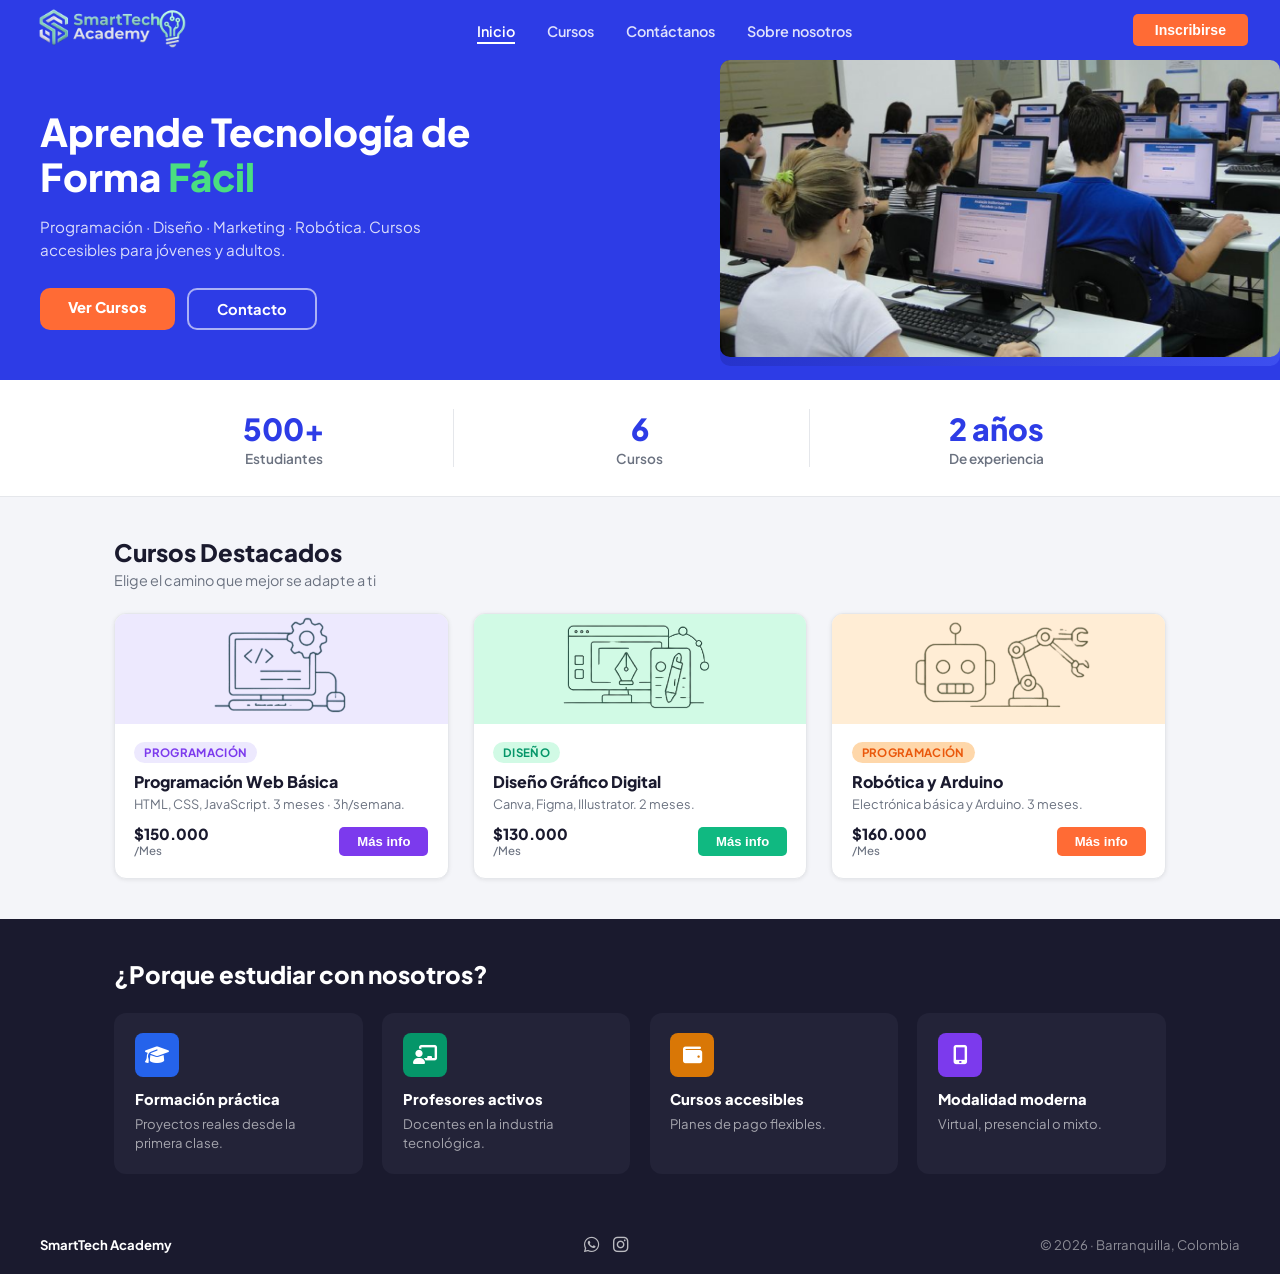
<file: index.html>
<!DOCTYPE html>
<html lang="es">
<head>
  <meta charset="UTF-8"/>
  <meta name="viewport" content="width=device-width, initial-scale=1.0"/>
  <title>SmartTech Academy — Inicio</title>

   <link rel="icon" type="image/png" href="icon.png">

  <link rel="stylesheet" href="styles.css"/>
  <link rel="stylesheet" href="https://cdnjs.cloudflare.com/ajax/libs/font-awesome/6.5.0/css/all.min.css"/>
  <style>
    /* ---- HERO SECTION ---- */
    .hero {
      background: var(--blue-primary);
      padding: 0;
      display: flex;
      align-items: stretch;
      min-height: 320px;
      overflow: hidden;
    }
    .hero-content {
      flex: 1;
      padding: 3rem 2.5rem;
      display: flex;
      flex-direction: column;
      justify-content: center;
      color: white;
    }
    .hero-content h1 {
      font-size: 2.4rem;
      font-weight: 900;
      line-height: 1.15;
      margin-bottom: 1rem;
    }
    .hero-content h1 .highlight { color: var(--green-accent); }
    .hero-content p {
      font-size: 0.95rem;
      color: rgba(255,255,255,0.82);
      margin-bottom: 1.6rem;
      line-height: 1.55;
      max-width: 420px;
    }
    .hero-buttons { display: flex; gap: 12px; flex-wrap: wrap; }
    .btn-hero-primary {
      background: var(--orange-accent);
      color: white;
      padding: 10px 28px;
      border-radius: 22px;
      font-weight: 800;
      font-size: 0.92rem;
      transition: background 0.2s, transform 0.15s;
    }
    .btn-hero-primary:hover { background: #e55a28; transform: translateY(-1px); }
    .btn-hero-secondary {
      background: transparent;
      color: white;
      border: 2px solid rgba(255,255,255,0.6);
      padding: 10px 28px;
      border-radius: 22px;
      font-weight: 700;
      font-size: 0.92rem;
      transition: border-color 0.2s, background 0.2s;
    }
    .btn-hero-secondary:hover { border-color: white; background: rgba(255,255,255,0.08); }
    .hero-image {
      width: 560px;
      height: 306px;
      border-radius: 10px;
      flex-shrink: 0;
      overflow: hidden;
      position: relative;
    }
    .hero-image img {
      width: 560px;
      height: 306px;
      border-radius: 10px;
      object-fit: cover;
    }
    .hero-image-placeholder {
      width: 560px;
      height: 306px;
      background: linear-gradient(135deg, #1a24b8 0%, #3d4ff0 100%);
      display: flex;
      align-items: center;
      justify-content: center;
      font-size: 5rem;
    }

    /* ---- STATS ---- */
    .stats-bar {
      background: white;
      border-bottom: 1px solid #e5e7eb;
    }
    .stats-inner {
      max-width: 1100px;
      margin: 0 auto;
      padding: 1.8rem 1.5rem;
      display: grid;
      grid-template-columns: repeat(3, 1fr);
      text-align: center;
      gap: 1rem;
    }
    .stat-item {
      border-right: 1px solid #e5e7eb;
      padding: 0 1rem;
    }
    .stat-item:last-child { border-right: none; }
    .stat-item .stat-number {
      font-size: 1.9rem;
      font-weight: 900;
      color: var(--blue-primary);
    }
    .stat-item .stat-label {
      font-size: 0.85rem;
      color: var(--text-gray);
      font-weight: 600;
      margin-top: 2px;
    }

    /* ---- FEATURED COURSES ---- */
    .featured-section { max-width: 1100px; margin: 0 auto; padding: 2.5rem 1.5rem 0; }
    .section-header { margin-bottom: 1.5rem; }
    .section-header h2 { font-size: 1.5rem; font-weight: 900; color: var(--text-dark); }
    .section-header p { font-size: 0.9rem; color: var(--text-gray); margin-top: 4px; }

    /* ---- WHY US ---- */
    .why-section {
      background: var(--dark-bg);
      color: white;
      padding: 2.5rem 0;
      margin-top: 2.5rem;
    }
    .why-inner {
      max-width: 1100px;
      margin: 0 auto;
      padding: 0 1.5rem;
    }
    .why-inner h2 { font-size: 1.5rem; font-weight: 900; margin-bottom: 1.5rem; }
    .why-grid {
      display: grid;
      grid-template-columns: repeat(4, 1fr);
      gap: 1.2rem;
    }
    .why-card {
      background: var(--dark-card);
      border-radius: var(--radius-md);
      padding: 1.3rem;
    }
    .why-card .why-icon {
      width: 44px;
      height: 44px;
      border-radius: var(--radius-sm);
      display: flex;
      align-items: center;
      justify-content: center;
      font-size: 1.2rem;
      margin-bottom: 0.8rem;
    }
    .icon-blue   { background: #2563eb; color: white; }
    .icon-green  { background: #059669; color: white; }
    .icon-orange { background: #d97706; color: white; }
    .icon-purple { background: #7c3aed; color: white; }
    .why-card h4 { font-size: 0.92rem; font-weight: 800; margin-bottom: 0.35rem; }
    .why-card p  { font-size: 0.82rem; color: rgba(255,255,255,0.6); line-height: 1.5; }

    @media (max-width: 900px) {
      .hero { flex-direction: column; }
      .hero-image { width: 100%; height: 200px; }
      .why-grid { grid-template-columns: repeat(2, 1fr); }
    }
    @media (max-width: 640px) {
      .hero-content h1 { font-size: 1.7rem; }
      .stats-inner { grid-template-columns: 1fr; }
      .stat-item { border-right: none; border-bottom: 1px solid #e5e7eb; padding: 0.8rem 0; }
      .stat-item:last-child { border-bottom: none; }
      .why-grid { grid-template-columns: 1fr; }
    }

    .btn-inscribirse {
      border-radius: 5px;
    }

    .btn-masinfo.purple {
    background-color: #7c3aed !important;
    border-radius: 5px;
    }

     .btn-masinfo.orange {
      border-radius: 5px;
     }

     .btn-masinfo.green {
      border-radius: 5px;
     }

    .badge-prog-orange {
    background-color: #fed7aa;
    color: #ea580c;
    }

    .badge-prog-purple {
    background-color: #ede9fe;
    color: #7c3aed;
   }

    .btn-hero-primary {

      border-radius: 10px;
    }

    .btn-hero-secondary {
      border-radius: 10px;
    }

    .estudiantes-img {
      width:560px;
      height: 306px;;
    }

    .logo-img{
    height: 45px;
    width: auto;
    display: block;
     }

     .logo-img{
    height: 45px;
    width: auto;
    display: block;
}

  </style>

  
</head>
<body>

<!-- NAVBAR -->
<nav class="navbar">
  <a href="index.html" class="navbar-logo">
    <img src="image-removebg-preview.png" alt="SmartTech Academy" class="logo-img">
</a>
  <button class="navbar-toggle" onclick="this.nextElementSibling.classList.toggle('open')">
    <i class="fas fa-bars"></i>
  </button>
  <ul class="navbar-nav">
    <li><a href="index.html" class="active">Inicio</a></li>
    <li><a href="courses.html">Cursos</a></li>
    <li><a href="contact.html">Contáctanos</a></li>
    <li><a href="about.html">Sobre nosotros</a></li>
  </ul>
  <a href="enrollment.html" class="btn-inscribirse">Inscribirse</a>
</nav>

<!-- HERO -->
<section class="hero">
  <div class="hero-content">
    <h1>Aprende Tecnología de<br>Forma <span class="highlight">Fácil</span></h1>
    <p>Programación · Diseño · Marketing · Robótica. Cursos accesibles para jóvenes y adultos.</p>
    <div class="hero-buttons">
      <a href="courses.html" class="btn-hero-primary">Ver Cursos</a>
      <a href="contact.html" class="btn-hero-secondary">Contacto</a>
    </div>
  </div>
  <div class="hero-image">
    <div class="hero-image-placeholder">
      <span><img src="1.png" alt="estudiantes" class="estudiantes-img"></span>
    </div>
  </div>
</section>

<!-- STATS -->
<div class="stats-bar">
  <div class="stats-inner">
    <div class="stat-item">
      <div class="stat-number">500+</div>
      <div class="stat-label">Estudiantes</div>
    </div>
    <div class="stat-item">
      <div class="stat-number">6</div>
      <div class="stat-label">Cursos</div>
    </div>
    <div class="stat-item">
      <div class="stat-number">2 años</div>
      <div class="stat-label">De experiencia</div>
    </div>
  </div>
</div>

<!-- FEATURED COURSES -->
<div class="featured-section">
  <div class="section-header">
    <h2>Cursos Destacados</h2>
    <p>Elige el camino que mejor se adapte a ti</p>
  </div>
  <div class="courses-grid">

    <div class="course-card">
      <div class="course-card-thumb thumb-purple"><img src="programacion.png" alt=""></div>
      <div class="course-card-body">
        <span class="course-badge badge-prog-purple">Programación</span>
        <h3>Programación Web Básica</h3>
        <p class="course-meta">HTML, CSS, JavaScript. 3 meses · 3h/semana.</p>
        <div class="course-card-footer">
          <div class="course-price">$150.000 <span>/Mes</span></div>
          <button class="btn-masinfo purple">Más info</button>
        </div>
      </div>
    </div>

    <div class="course-card">
      <div class="course-card-thumb thumb-green"><img src="diseño.png" alt=""></div>
      <div class="course-card-body">
        <span class="course-badge badge-design">Diseño</span>
        <h3>Diseño Gráfico Digital</h3>
        <p class="course-meta">Canva, Figma, Illustrator. 2 meses.</p>
        <div class="course-card-footer">
          <div class="course-price">$130.000 <span>/Mes</span></div>
          <button class="btn-masinfo green">Más info</button>
        </div>
      </div>
    </div>

    <div class="course-card">
      <div class="course-card-thumb thumb-orange"><img src="robotica.png" alt=""></div>
      <div class="course-card-body">
        <span class="course-badge badge-prog-orange">Programación</span>
        <h3>Robótica y Arduino</h3>
        <p class="course-meta">Electrónica básica y Arduino. 3 meses.</p>
        <div class="course-card-footer">
          <div class="course-price">$160.000 <span>/Mes</span></div>
          <button class="btn-masinfo orange">Más info</button>
        </div>
      </div>
    </div>

  </div>
</div>

<!-- WHY US -->
<section class="why-section">
  <div class="why-inner">
    <h2>¿Porque estudiar con nosotros?</h2>
    <div class="why-grid">
      <div class="why-card">
        <div class="why-icon icon-blue"><i class="fas fa-graduation-cap"></i></div>
        <h4>Formación práctica</h4>
        <p>Proyectos reales desde la primera clase.</p>
      </div>
      <div class="why-card">
        <div class="why-icon icon-green"><i class="fas fa-chalkboard-teacher"></i></div>
        <h4>Profesores activos</h4>
        <p>Docentes en la industria tecnológica.</p>
      </div>
      <div class="why-card">
        <div class="why-icon icon-orange"><i class="fas fa-wallet"></i></div>
        <h4>Cursos accesibles</h4>
        <p>Planes de pago flexibles.</p>
      </div>
      <div class="why-card">
        <div class="why-icon icon-purple"><i class="fas fa-mobile-alt"></i></div>
        <h4>Modalidad moderna</h4>
        <p>Virtual, presencial o mixto.</p>
      </div>
    </div>
  </div>
</section>

<!-- FOOTER -->
<footer>
  <span class="footer-logo">SmartTech Academy</span>
  <div class="footer-social">
    <a href="https://api.whatsapp.com/send?phone=573505887101" target="_blank"><i class="fab fa-whatsapp"></i></a>
    <a href="https://www.instagram.com/unicostacol/" target="_blank"><i class="fab fa-instagram"></i></a>
  </div>
  <span class="footer-copy">© 2026 · Barranquilla, Colombia</span>
</footer>

</body>
</html>
</file>
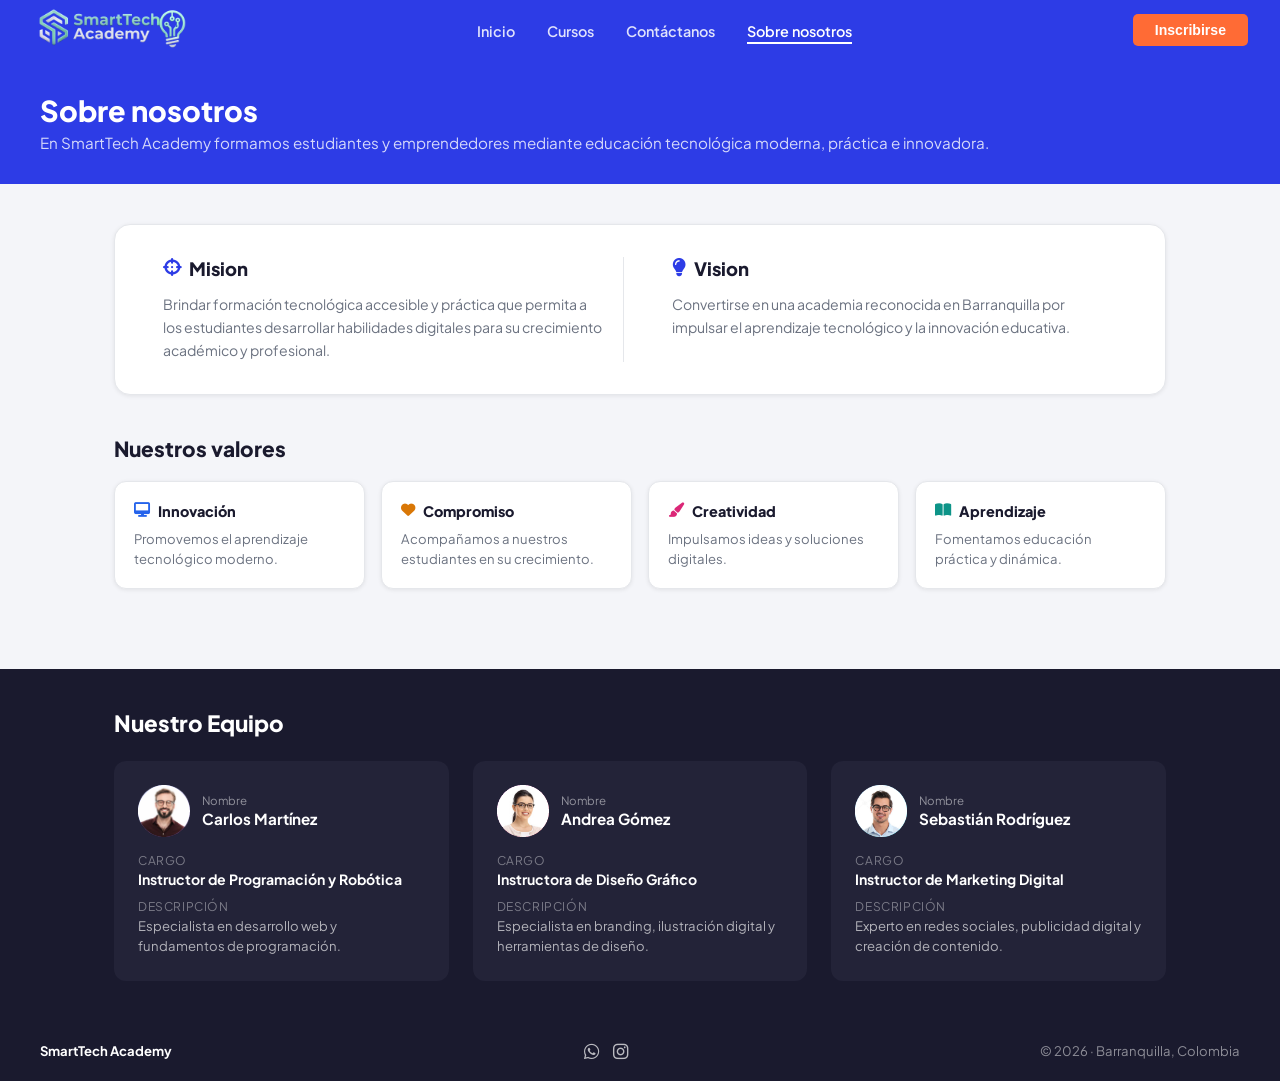
<file: about.html>
<!DOCTYPE html>
<html lang="es">
<head>
  <meta charset="UTF-8"/>
  <meta name="viewport" content="width=device-width, initial-scale=1.0"/>
  <title>SmartTech Academy — Sobre Nosotros</title>
  <link rel="icon" type="image/png" href="icon.png">
  <link rel="stylesheet" href="styles.css"/>
  <link rel="stylesheet" href="https://cdnjs.cloudflare.com/ajax/libs/font-awesome/6.5.0/css/all.min.css"/>
  <style>
    /* Mission/Vision */
    .mv-grid {
      display: grid;
      grid-template-columns: 1fr 1fr;
      gap: 2rem;
      margin-bottom: 2.5rem;
      background: white;
      border-radius: var(--radius-lg);
      padding: 2rem;
      box-shadow: var(--shadow-sm);
      border: 1px solid var(--card-border);
    }
    .mv-item { padding: 0 1rem; }
    .mv-item:first-child { border-right: 1px solid #e5e7eb; }
    .mv-item .mv-header {
      display: flex;
      align-items: center;
      gap: 8px;
      font-size: 1.15rem;
      font-weight: 900;
      margin-bottom: 0.8rem;
    }
    .mv-item .mv-header i { color: var(--blue-primary); }
    .mv-item p {
      font-size: 0.88rem;
      color: var(--text-gray);
      line-height: 1.65;
    }

    /* Values */
    .values-section { margin-bottom: 2.5rem; }
    .values-section h2 { font-size: 1.3rem; font-weight: 900; margin-bottom: 1.2rem; }
    .values-grid {
      display: grid;
      grid-template-columns: repeat(4, 1fr);
      gap: 1rem;
    }
    .value-card {
      background: white;
      border-radius: var(--radius-md);
      padding: 1.2rem;
      box-shadow: var(--shadow-sm);
      border: 1px solid var(--card-border);
    }
    .value-card .val-header {
      display: flex;
      align-items: center;
      gap: 8px;
      font-size: 0.9rem;
      font-weight: 800;
      margin-bottom: 0.6rem;
    }
    .val-icon-blue   { color: #2563eb; }
    .val-icon-orange { color: #d97706; }
    .val-icon-pink   { color: #db2777; }
    .val-icon-teal   { color: #0d9488; }
    .value-card p { font-size: 0.82rem; color: var(--text-gray); line-height: 1.5; }

    /* Team */
    .team-section { background: var(--dark-bg); padding: 2.5rem 0; }
    .team-inner { max-width: 1100px; margin: 0 auto; padding: 0 1.5rem; }
    .team-inner h2 { font-size: 1.4rem; font-weight: 900; color: white; margin-bottom: 1.5rem; }
    .team-grid {
      display: grid;
      grid-template-columns: repeat(3, 1fr);
      gap: 1.5rem;
    }
    .team-card {
      background: var(--dark-card);
      border-radius: var(--radius-md);
      padding: 1.5rem;
      color: white;
    }
    .team-card-header {
      display: flex;
      align-items: center;
      gap: 12px;
      margin-bottom: 1rem;
    }
    .team-avatar {
      width: 52px;
      height: 52px;
      border-radius: 50%;
      background: linear-gradient(135deg, #667eea 0%, #764ba2 100%);
      display: flex;
      align-items: center;
      justify-content: center;
      font-size: 1.4rem;
      flex-shrink: 0;
    }
    .team-avatar.av2 { background: linear-gradient(135deg, #f093fb 0%, #f5576c 100%); }
    .team-avatar.av3 { background: linear-gradient(135deg, #4facfe 0%, #00f2fe 100%); }
    .team-card-header .team-name-block small {
      font-size: 0.72rem;
      color: rgba(255,255,255,0.5);
      display: block;
    }
    .team-card-header .team-name-block strong { font-size: 0.95rem; }
    .team-card .team-field {
      font-size: 0.75rem;
      color: rgba(255,255,255,0.4);
      text-transform: uppercase;
      letter-spacing: 0.05em;
      margin-bottom: 2px;
    }
    .team-card .team-value {
      font-size: 0.88rem;
      font-weight: 700;
      color: white;
      margin-bottom: 0.7rem;
    }
    .team-card .team-desc {
      font-size: 0.82rem;
      color: rgba(255,255,255,0.65);
      line-height: 1.55;
    }

    @media (max-width: 900px) {
      .values-grid { grid-template-columns: repeat(2, 1fr); }
      .team-grid { grid-template-columns: repeat(2, 1fr); }
    }
    @media (max-width: 640px) {
      .mv-grid { grid-template-columns: 1fr; }
      .mv-item:first-child { border-right: none; border-bottom: 1px solid #e5e7eb; padding-bottom: 1.5rem; }
      .values-grid { grid-template-columns: 1fr; }
      .team-grid { grid-template-columns: 1fr; }
    }

    .btn-inscribirse {
      border-radius: 5px;
    }

    .logo-img{
    height: 45px;
    width: auto;
    display: block;
}

  </style>
</head>
<body>

<!-- NAVBAR -->
<nav class="navbar">
  <a href="index.html" class="navbar-logo">
    <img src="image-removebg-preview.png" alt="SmartTech Academy" class="logo-img">
</a>
  <button class="navbar-toggle" onclick="this.nextElementSibling.classList.toggle('open')">
    <i class="fas fa-bars"></i>
  </button>
  <ul class="navbar-nav">
    <li><a href="index.html">Inicio</a></li>
    <li><a href="courses.html">Cursos</a></li>
    <li><a href="contact.html">Contáctanos</a></li>
    <li><a href="about.html" class="active">Sobre nosotros</a></li>
  </ul>
  <a href="enrollment.html" class="btn-inscribirse">Inscribirse</a>
</nav>

<!-- PAGE HERO -->
<div class="page-hero">
  <h1>Sobre nosotros</h1>
  <p>En SmartTech Academy formamos estudiantes y emprendedores mediante educación tecnológica moderna, práctica e innovadora.</p>
</div>

<!-- MAIN CONTENT -->
<div class="section-wrapper">

  <!-- Mission / Vision -->
  <div class="mv-grid">
    <div class="mv-item">
      <div class="mv-header"><i class="fas fa-crosshairs"></i> Mision</div>
      <p>Brindar formación tecnológica accesible y práctica que permita a los estudiantes desarrollar habilidades digitales para su crecimiento académico y profesional.</p>
    </div>
    <div class="mv-item">
      <div class="mv-header"><i class="fas fa-lightbulb"></i> Vision</div>
      <p>Convertirse en una academia reconocida en Barranquilla por impulsar el aprendizaje tecnológico y la innovación educativa.</p>
    </div>
  </div>

  <!-- Values -->
  <div class="values-section">
    <h2>Nuestros valores</h2>
    <div class="values-grid">
      <div class="value-card">
        <div class="val-header"><i class="fas fa-desktop val-icon-blue"></i> Innovación</div>
        <p>Promovemos el aprendizaje tecnológico moderno.</p>
      </div>
      <div class="value-card">
        <div class="val-header"><i class="fas fa-heart val-icon-orange"></i> Compromiso</div>
        <p>Acompañamos a nuestros estudiantes en su crecimiento.</p>
      </div>
      <div class="value-card">
        <div class="val-header"><i class="fas fa-paint-brush val-icon-pink"></i> Creatividad</div>
        <p>Impulsamos ideas y soluciones digitales.</p>
      </div>
      <div class="value-card">
        <div class="val-header"><i class="fas fa-book-open val-icon-teal"></i> Aprendizaje</div>
        <p>Fomentamos educación práctica y dinámica.</p>
      </div>
    </div>
  </div>

</div>

<!-- TEAM -->
<section class="team-section">
  <div class="team-inner">
    <h2>Nuestro Equipo</h2>
    <div class="team-grid">

      <div class="team-card">
        <div class="team-card-header">
          <div class="team-avatar"><img src="carlos.png" alt=""></div>
          <div class="team-name-block">
            <small>Nombre</small>
            <strong>Carlos Martínez</strong>
          </div>
        </div>
        <div class="team-field">Cargo</div>
        <div class="team-value">Instructor de Programación y Robótica</div>
        <div class="team-field">Descripción</div>
        <div class="team-desc">Especialista en desarrollo web y fundamentos de programación.</div>
      </div>

      <div class="team-card">
        <div class="team-card-header">
          <div class="team-avatar av2"><img src="andrea.png" alt=""></div>
          <div class="team-name-block">
            <small>Nombre</small>
            <strong>Andrea Gómez</strong>
          </div>
        </div>
        <div class="team-field">Cargo</div>
        <div class="team-value">Instructora de Diseño Gráfico</div>
        <div class="team-field">Descripción</div>
        <div class="team-desc">Especialista en branding, ilustración digital y herramientas de diseño.</div>
      </div>

      <div class="team-card">
        <div class="team-card-header">
          <div class="team-avatar av3"><img src="sebastian.png" alt=""></div>
          <div class="team-name-block">
            <small>Nombre</small>
            <strong>Sebastián Rodríguez</strong>
          </div>
        </div>
        <div class="team-field">Cargo</div>
        <div class="team-value">Instructor de Marketing Digital</div>
        <div class="team-field">Descripción</div>
        <div class="team-desc">Experto en redes sociales, publicidad digital y creación de contenido.</div>
      </div>

    </div>
  </div>
</section>

<!-- FOOTER -->
<footer>
  <span class="footer-logo">SmartTech Academy</span>
  <div class="footer-social">
    <a href="https://api.whatsapp.com/send?phone=573505887101" target="_blank"><i class="fab fa-whatsapp"></i></a>
    <a href="https://www.instagram.com/unicostacol/" target="_blank"><i class="fab fa-instagram"></i></a>
  </div>
  <span class="footer-copy">© 2026 · Barranquilla, Colombia</span>
</footer>

</body>
</html>
</file>
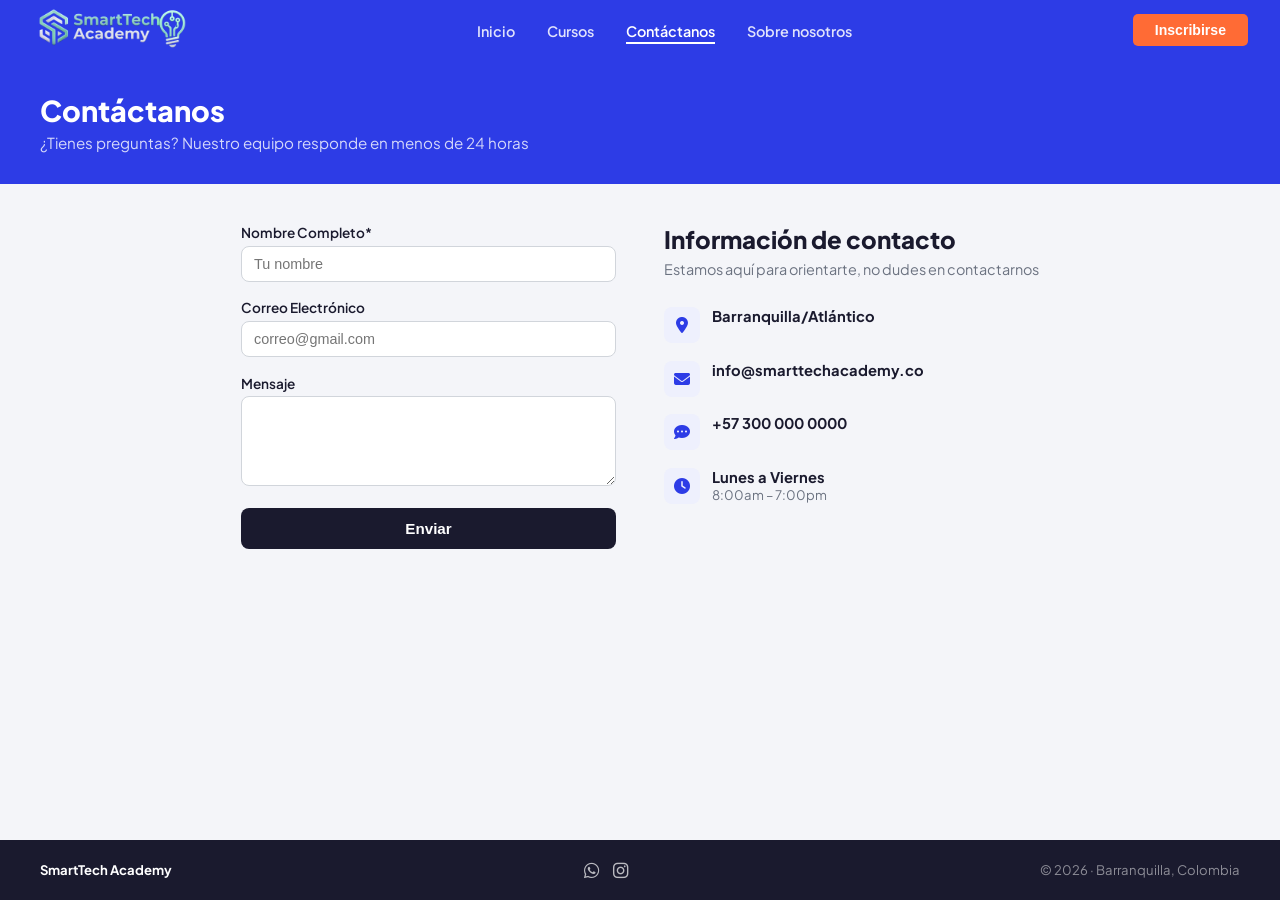
<file: contact.html>
<!DOCTYPE html>
<html lang="es">
<head>
  <meta charset="UTF-8"/>
  <meta name="viewport" content="width=device-width, initial-scale=1.0"/>
  <title>SmartTech Academy — Contáctanos</title>
    <link rel="icon" type="image/png" href="icon.png">
  <link rel="stylesheet" href="styles.css"/>
  <link rel="stylesheet" href="https://cdnjs.cloudflare.com/ajax/libs/font-awesome/6.5.0/css/all.min.css"/>
  <style>
    html, body{
   margin: 0;
   padding: 0;
   min-height: 100%;
   }

   body{
   display: flex;
   flex-direction: column;
   min-height: 100vh;
   }

   .section-wrapper{
   flex: 1;
   }
    .contact-layout {
      display: grid;
      grid-template-columns: 1fr 1fr;
      gap: 3rem;
      align-items: start;
    }
    .contact-form-card {
      background: white;
      border-radius: var(--radius-lg);
      padding: 2rem;
      box-shadow: var(--shadow-sm);
      border: 1px solid var(--card-border);
    }
    .contact-info h2 {
      font-size: 1.5rem;
      font-weight: 900;
      margin-bottom: 0.4rem;
    }
    .contact-info .contact-subtitle {
      font-size: 0.9rem;
      color: var(--text-gray);
      margin-bottom: 1.8rem;
    }
    .contact-info-list { display: flex; flex-direction: column; gap: 1.1rem; }
    .contact-info-item {
      display: flex;
      align-items: flex-start;
      gap: 12px;
    }
    .contact-info-item .ci-icon {
      width: 36px;
      height: 36px;
      border-radius: 8px;
      background: var(--blue-light);
      color: var(--blue-primary);
      display: flex;
      align-items: center;
      justify-content: center;
      font-size: 1rem;
      flex-shrink: 0;
    }
    .contact-info-item .ci-text {
      display: flex;
      flex-direction: column;
    }
    .contact-info-item .ci-label {
      font-size: 0.78rem;
      color: var(--text-light);
      font-weight: 600;
    }
    .contact-info-item .ci-value {
      font-size: 0.92rem;
      font-weight: 700;
      color: var(--text-dark);
    }
    .contact-info-item .ci-sub {
      font-size: 0.82rem;
      color: var(--text-gray);
    }

    @media (max-width: 768px) {
      .contact-layout { grid-template-columns: 1fr; gap: 2rem; }
    }
    .btn-inscribirse {
      border-radius: 5px;
    }

    .logo-img{
    height: 45px;
    width: auto;
    display: block;
}

  </style>
</head>
<body>

<!-- NAVBAR -->
<nav class="navbar">
  <a href="index.html" class="navbar-logo">
    <img src="image-removebg-preview.png" alt="SmartTech Academy" class="logo-img">
</a>
  <button class="navbar-toggle" onclick="this.nextElementSibling.classList.toggle('open')">
    <i class="fas fa-bars"></i>
  </button>
  <ul class="navbar-nav">
    <li><a href="index.html">Inicio</a></li>
    <li><a href="courses.html">Cursos</a></li>
    <li><a href="contact.html" class="active">Contáctanos</a></li>
    <li><a href="about.html">Sobre nosotros</a></li>
  </ul>
  <a href="enrollment.html" class="btn-inscribirse">Inscribirse</a>
</nav>

<!-- PAGE HERO -->
<div class="page-hero">
  <h1>Contáctanos</h1>
  <p>¿Tienes preguntas? Nuestro equipo responde en menos de 24 horas</p>
</div>

<!-- CONTACT LAYOUT -->
<div class="section-wrapper">
  <div class="contact-layout">

    <!-- FORM -->
    <form class="contact-form"
action="https://api.web3forms.com/submit"

method="POST">

<input type="hidden"
name="access_key"
value="72f765d4-487e-4f71-a4ca-934ae3183f21">

<div class="form-group">
<label>Nombre Completo*</label>
<input type="text" name="name" placeholder="Tu nombre" required>
</div>

<div class="form-group">
<label>Correo Electrónico</label>
<input type="email" name="email" placeholder="correo@gmail.com" required>
</div>

<div class="form-group">
<label>Mensaje</label>
<textarea name="message" required></textarea>
</div>

<button type="submit" class="btn-submit">
Enviar
</button>

</form>
    
        

    <!-- INFO -->
    <div class="contact-info">
      <h2>Información de contacto</h2>
      <p class="contact-subtitle">Estamos aquí para orientarte, no dudes en contactarnos</p>

      <div class="contact-info-list">

        <div class="contact-info-item">
          <div class="ci-icon"><i class="fas fa-map-marker-alt"></i></div>
          <div class="ci-text">
            <span class="ci-value">Barranquilla/Atlántico</span>
          </div>
        </div>

        <div class="contact-info-item">
          <div class="ci-icon"><i class="fas fa-envelope"></i></div>
          <div class="ci-text">
            <span class="ci-value">info@smarttechacademy.co</span>
          </div>
        </div>

        <div class="contact-info-item">
          <div class="ci-icon"><i class="fas fa-comment-dots"></i></div>
          <div class="ci-text">
            <span class="ci-value">+57 300 000 0000</span>
          </div>
        </div>

        <div class="contact-info-item">
          <div class="ci-icon"><i class="fas fa-clock"></i></div>
          <div class="ci-text">
            <span class="ci-value">Lunes a Viernes</span>
            <span class="ci-sub">8:00am – 7:00pm</span>
          </div>
        </div>

      </div>
    </div>

  </div>
</div>

<!-- FOOTER -->
<footer>
  <span class="footer-logo">SmartTech Academy</span>
  <div class="footer-social">
    <a href="https://api.whatsapp.com/send?phone=573505887101" target="_blank"><i class="fab fa-whatsapp"></i></a>
    <a href="https://www.instagram.com/unicostacol/" target="_blank"><i class="fab fa-instagram"></i></a>
  </div>
  <span class="footer-copy">© 2026 · Barranquilla, Colombia</span>
</footer>

</body>
</html>
</file>
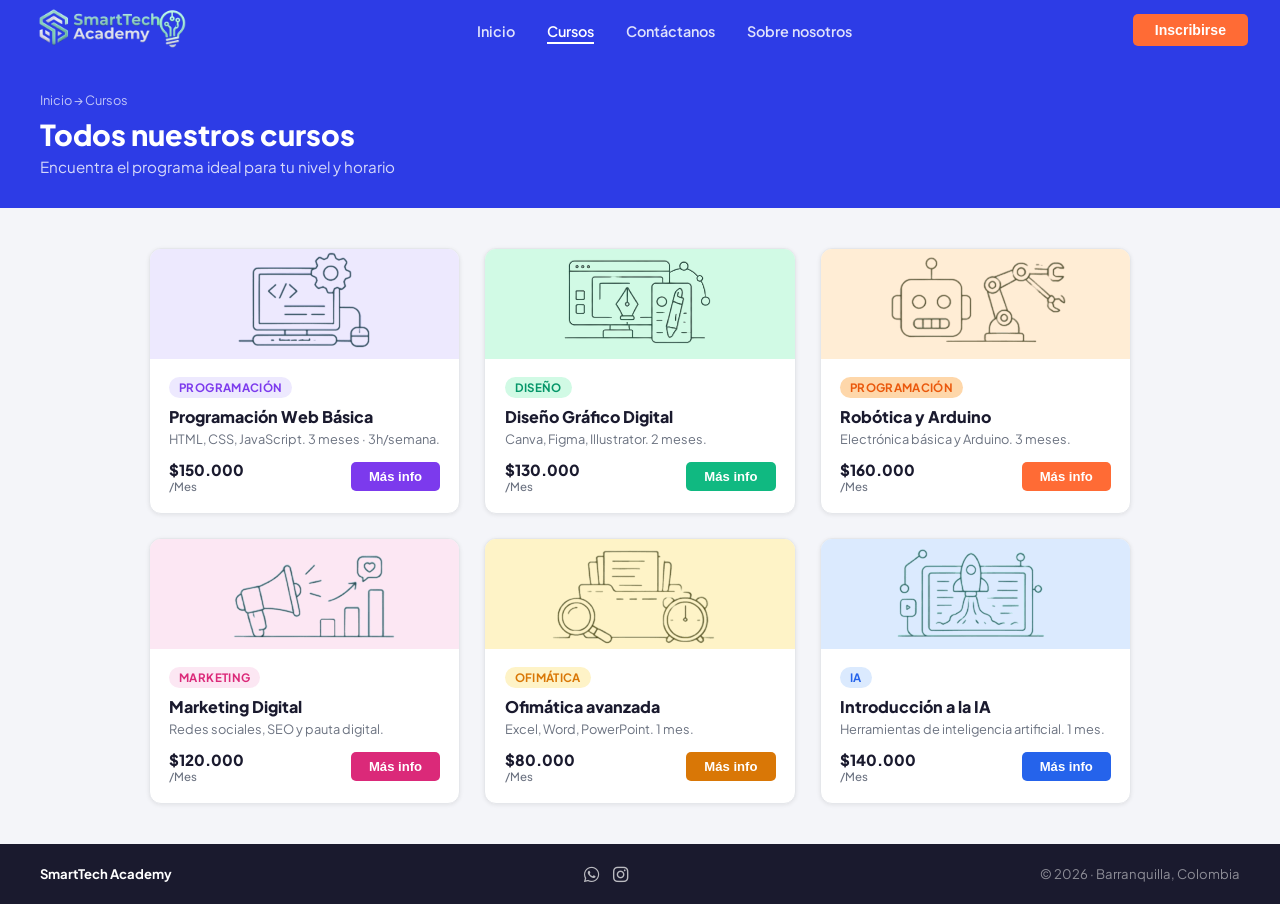
<file: courses.html>
<!DOCTYPE html>
<html lang="es">
<head>
  <meta charset="UTF-8"/>
  <meta name="viewport" content="width=device-width, initial-scale=1.0"/>
  <title>SmartTech Academy — Cursos</title>
  <link rel="icon" type="image/png" href="icon.png">
  <link rel="stylesheet" href="styles.css"/>
  <link rel="stylesheet" href="https://cdnjs.cloudflare.com/ajax/libs/font-awesome/6.5.0/css/all.min.css"/>

   <style>
    .btn-inscribirse {
      border-radius: 5px;
    }

     .btn-masinfo.purple {
     background-color: #7c3aed !important;
     border-radius: 5px;
     }

     .btn-masinfo.orange {
      border-radius: 5px;
     }

     .btn-masinfo.green {
      border-radius: 5px;
     }

     .btn-masinfo.pink {
      background-color: #db2979;
     }

     .btn-masinfo.yellow{
      background-color: #d97706;
     }

     .btn-masinfo.blue {
      background-color: #2563eb;
     }

     .badge-prog-orange {
     background-color: #fed7aa;
     color: #ea580c;
     }

     .badge-prog-purple {
     background-color: #ede9fe;
     color: #7c3aed;
     }
    
   .btn-masinfo {
    border-radius: 5px;

   }



   html, body{
   margin: 0;
   padding: 0;
   min-height: 100%;
   }

   body{
   display: flex;
   flex-direction: column;
   min-height: 100vh;
   }

   .section-wrapper{
   flex: 1;
   }

   .logo-img{
    height: 45px;
    width: auto;
    display: block;
}

  


   </style>



</head>
<body>

<!-- NAVBAR -->
<nav class="navbar">
  <a href="index.html" class="navbar-logo">
    <img src="image-removebg-preview.png" alt="SmartTech Academy" class="logo-img">
</a>
  <button class="navbar-toggle" onclick="this.nextElementSibling.classList.toggle('open')">
    <i class="fas fa-bars"></i>
  </button>
  <ul class="navbar-nav">
    <li><a href="index.html">Inicio</a></li>
    <li><a href="courses.html" class="active">Cursos</a></li>
    <li><a href="contact.html">Contáctanos</a></li>
    <li><a href="about.html">Sobre nosotros</a></li>
  </ul>
  <a href="enrollment.html" class="btn-inscribirse">Inscribirse</a>
</nav>

<!-- PAGE HERO -->
<div class="page-hero">
  <div class="breadcrumb"><a href="index.html">Inicio</a> → Cursos</div>
  <h1>Todos nuestros cursos</h1>
  <p>Encuentra el programa ideal para tu nivel y horario</p>
</div>

<!-- COURSES GRID -->
<div class="section-wrapper">
  <div class="courses-grid">

    <div class="course-card">
      <div class="course-card-thumb thumb-purple"><img src="programacion.png" alt=></div>
      <div class="course-card-body">
        <span class="course-badge badge-prog-purple">Programación</span>
        <h3>Programación Web Básica</h3>
        <p class="course-meta">HTML, CSS, JavaScript. 3 meses · 3h/semana.</p>
        <div class="course-card-footer">
          <div class="course-price">$150.000 <span>/Mes</span></div>
          <button class="btn-masinfo purple">Más info</button>
        </div>
      </div>
    </div>

    <div class="course-card">
      <div class="course-card-thumb thumb-green"><img src="diseño.png" alt=""></div>
      <div class="course-card-body">
        <span class="course-badge badge-design">Diseño</span>
        <h3>Diseño Gráfico Digital</h3>
        <p class="course-meta">Canva, Figma, Illustrator. 2 meses.</p>
        <div class="course-card-footer">
          <div class="course-price">$130.000 <span>/Mes</span></div>
          <button class="btn-masinfo green">Más info</button>
        </div>
      </div>
    </div>

    <div class="course-card">
      <div class="course-card-thumb thumb-orange"><img src="robotica.png" alt=""></div>
      <div class="course-card-body">
        <span class="course-badge badge-prog-orange">Programación</span>
        <h3>Robótica y Arduino</h3>
        <p class="course-meta">Electrónica básica y Arduino. 3 meses.</p>
        <div class="course-card-footer">
          <div class="course-price">$160.000 <span>/Mes</span></div>
          <button class="btn-masinfo orange">Más info</button>
        </div>
      </div>
    </div>

    <div class="course-card">
      <div class="course-card-thumb thumb-pink"><img src="marketing.png" alt=""></div>
      <div class="course-card-body">
        <span class="course-badge badge-marketing">Marketing</span>
        <h3>Marketing Digital</h3>
        <p class="course-meta">Redes sociales, SEO y pauta digital.</p>
        <div class="course-card-footer">
          <div class="course-price">$120.000 <span>/Mes</span></div>
          <button class="btn-masinfo pink">Más info</button>
        </div>
      </div>
    </div>

    <div class="course-card">
      <div class="course-card-thumb thumb-yellow"><img src="ofimatica.png" alt=""></div>
      <div class="course-card-body">
        <span class="course-badge badge-ofimatica">Ofimática</span>
        <h3>Ofimática avanzada</h3>
        <p class="course-meta">Excel, Word, PowerPoint. 1 mes.</p>
        <div class="course-card-footer">
          <div class="course-price">$80.000 <span>/Mes</span></div>
          <button class="btn-masinfo yellow">Más info</button>
        </div>
      </div>
    </div>

    <div class="course-card">
      <div class="course-card-thumb thumb-blue"><img src="ia.png" alt=""></div>
      <div class="course-card-body">
        <span class="course-badge badge-ia">IA</span>
        <h3>Introducción a la IA</h3>
        <p class="course-meta">Herramientas de inteligencia artificial. 1 mes.</p>
        <div class="course-card-footer">
          <div class="course-price">$140.000 <span>/Mes</span></div>
          <button class="btn-masinfo blue">Más info</button>
        </div>
      </div>
    </div>

  </div>
</div>

<!-- FOOTER -->
<footer>
  <span class="footer-logo">SmartTech Academy</span>
  <div class="footer-social">
    <a href="https://api.whatsapp.com/send?phone=573505887101" target="_blank"><i class="fab fa-whatsapp"></i></a>
    <a href="https://www.instagram.com/unicostacol/" target="_blank"><i class="fab fa-instagram"></i></a>
  </div>
  <span class="footer-copy">© 2026 · Barranquilla, Colombia</span>
</footer>

</body>
</html>
</file>
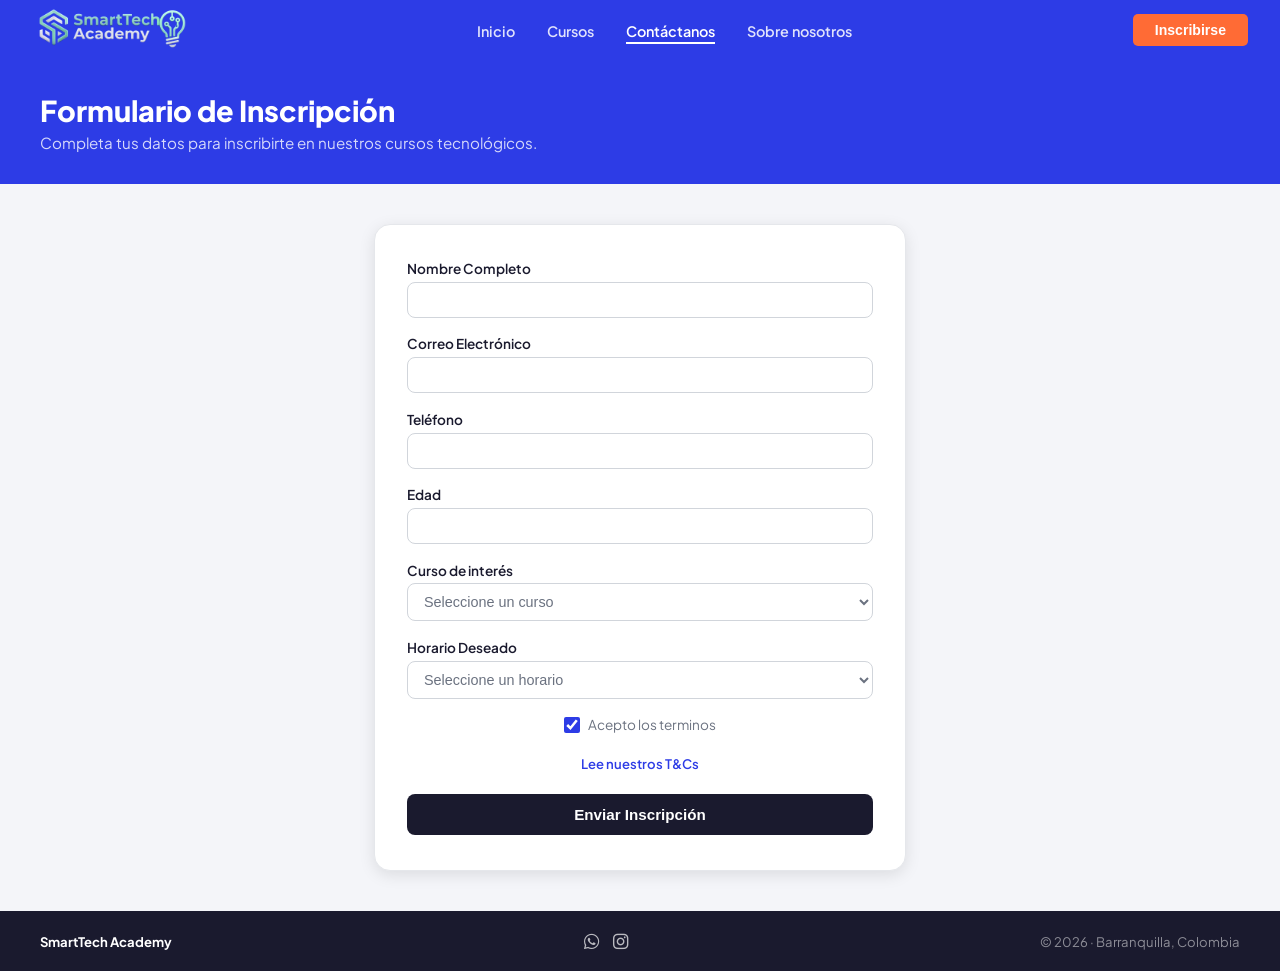
<file: enrollment.html>
<!DOCTYPE html>
<html lang="es">
<head>
  <meta charset="UTF-8"/>
  <meta name="viewport" content="width=device-width, initial-scale=1.0"/>
  <title>SmartTech Academy — Formulario de Inscripción</title>
  <link rel="icon" type="image/png" href="icon.png">
  <link rel="stylesheet" href="styles.css"/>
  <link rel="stylesheet" href="https://cdnjs.cloudflare.com/ajax/libs/font-awesome/6.5.0/css/all.min.css"/>
  <style>
    .enrollment-wrapper {
      max-width: 580px;
      margin: 0 auto;
      padding: 2.5rem 1.5rem;
    }
    .enrollment-card {
      background: white;
      border-radius: var(--radius-lg);
      padding: 2.2rem 2rem;
      box-shadow: var(--shadow-md);
      border: 1px solid var(--card-border);
    }
    .tcs-link { color: var(--blue-primary); font-weight: 600; font-size: 0.82rem; }
    .tcs-link:hover { text-decoration: underline; }
    .checkbox-row {
      display: flex;
      flex-direction: column;
      align-items: center;
      margin-bottom: 1.4rem;
      gap: 2px;
    }
    .checkbox-row .checkbox-group { justify-content: center; }

    .btn-inscribirse {
      border-radius: 5px;
    }
    .logo-img{
    height: 45px;
    width: auto;
    display: block;
}

    
  </style>
</head>
<body>

<!-- NAVBAR -->
<nav class="navbar">
  <a href="index.html" class="navbar-logo">
    <img src="image-removebg-preview.png" alt="SmartTech Academy" class="logo-img">
</a>
  <button class="navbar-toggle" onclick="this.nextElementSibling.classList.toggle('open')">
    <i class="fas fa-bars"></i>
  </button>
  <ul class="navbar-nav">
    <li><a href="index.html">Inicio</a></li>
    <li><a href="courses.html">Cursos</a></li>
    <li><a href="contact.html" class="active">Contáctanos</a></li>
    <li><a href="about.html">Sobre nosotros</a></li>
  </ul>
  <a href="enrollment.html" class="btn-inscribirse">Inscribirse</a>
</nav>

<!-- PAGE HERO -->
<div class="page-hero">
  <h1>Formulario de Inscripción</h1>
  <p>Completa tus datos para inscribirte en nuestros cursos tecnológicos.</p>
</div>

<!-- FORM -->

<div class="enrollment-wrapper">
  <div class="enrollment-card">
<form class="contact-form"
action="https://api.web3forms.com/submit"
method="POST">

<input type="hidden" name="access_key" value="347084b6-4cce-492a-81a6-207cc44b8a3c">

<div class="form-group">
<label>Nombre Completo</label>
<input type="text" name="nombre_completo" required>
</div>

<div class="form-group">
<label>Correo Electrónico</label>
<input type="email" name="correo" required>
</div>

<div class="form-group">
<label>Teléfono</label>
<input type="tel" name="telefono" required>
</div>

<div class="form-group">
<label>Edad</label>
<input type="number" name="edad" min="10" max="99" required>
</div>

<div class="form-group">
<label>Curso de interés</label>
<select name="curso_interes" required>
<option value="">Seleccione un curso</option>
<option>Programación Web Básica</option>
<option>Diseño Gráfico Digital</option>
<option>Robótica y Arduino</option>
<option>Marketing Digital</option>
<option>Ofimática Avanzada</option>
<option>Introducción a la IA</option>
</select>
</div>

<div class="form-group">
<label>Horario Deseado</label>
<select name="horario" required>
<option value="">Seleccione un horario</option>
<option>Mañana (8am – 12pm)</option>
<option>Tarde (2pm – 6pm)</option>
<option>Noche (6pm – 9pm)</option>
<option>Sábados</option>
</select>
</div>

</button>

    <div class="checkbox-row">
      <label class="checkbox-group">
        <input type="checkbox" checked/>
        Acepto los terminos
      </label>
      <a href="#" class="tcs-link">Lee nuestros T&Cs</a>
    </div>

    <button class="btn-submit">Enviar Inscripción</button>
</div>
</div>
<!-- FOOTER -->
<footer>
  <span class="footer-logo">SmartTech Academy</span>
  <div class="footer-social">
    <a href="https://api.whatsapp.com/send?phone=573505887101" target="_blank"><i class="fab fa-whatsapp"></i></a>
    <a href="https://www.instagram.com/unicostacol/" target="_blank"><i class="fab fa-instagram"></i></a>
  </div>
  <span class="footer-copy">© 2026 · Barranquilla, Colombia</span>
</footer>

</body>
</html>
</file>
<file: styles.css>
/* ========================================
   SMARTTECH ACADEMY — Global Stylesheet
   ======================================== */

@import url('https://fonts.googleapis.com/css2?family=Plus+Jakarta+Sans:wght@200;300;400;500;600;700;800&display=swap');

/* ---- CSS Variables ---- */
:root {
  --blue-primary: #2D3CE6;
  --blue-dark: #1a24b8;
  --blue-light: #eef0fd;
  --green-accent: #4ADE80;
  --orange-accent: #FF6B35;
  --dark-bg: #1a1a2e;
  --dark-card: #232338;
  --text-dark: #1a1a2e;
  --text-gray: #6b7280;
  --text-light: #9ca3af;
  --white: #ffffff;
  --card-border: #e5e7eb;
  --shadow-sm: 0 1px 4px rgba(0,0,0,0.08);
  --shadow-md: 0 4px 16px rgba(0,0,0,0.10);
  --shadow-lg: 0 8px 32px rgba(0,0,0,0.14);
  --radius-sm: 8px;
  --radius-md: 12px;
  --radius-lg: 16px;
  --radius-xl: 24px;

  /* Category badge colors */
  --cat-prog-bg: #ede9fe;
  --cat-prog-text: #7c3aed;
  --cat-design-bg: #d1fae5;
  --cat-design-text: #059669;
  --cat-marketing-bg: #fce7f3;
  --cat-marketing-text: #db2979;
  --cat-ofimatica-bg: #fef3c7;
  --cat-ofimatica-text: #d97706;
  --cat-ia-bg: #dbeafe;
  --cat-ia-text: #2563eb;
}

/* ---- Reset & Base ---- */
*, *::before, *::after { box-sizing: border-box; margin: 0; padding: 0; }
html { scroll-behavior: smooth; }
body {
  font-family: 'Plus Jakarta Sans', sans-serif;
  color: var(--text-dark);
  background: #f4f5f9;
  min-height: 100vh;
  -webkit-font-smoothing: antialiased;
}
a { text-decoration: none; color: inherit; }
img { max-width: 100%; }
ul { list-style: none; }

/* ========================================
   NAVBAR
   ======================================== */
.navbar {
  background: var(--blue-primary);
  padding: 0 2rem;
  height: 60px;
  display: flex;
  align-items: center;
  justify-content: space-between;
  position: sticky;
  top: 0;
  z-index: 100;
}
.navbar-logo {
  display: flex;
  align-items: center;
  gap: 8px;
  color: var(--white);
  font-weight: 800;
  font-size: 1.1rem;
}
.navbar-logo .logo-icon {
  width: 36px;
  height: 36px;
  background: var(--white);
  border-radius: 50%;
  display: flex;
  align-items: center;
  justify-content: center;
  color: var(--blue-primary);
  font-size: 1rem;
}
.navbar-nav {
  display: flex;
  align-items: center;
  gap: 2rem;
}
.navbar-nav a {
  color: rgba(255,255,255,0.85);
  font-size: 0.9rem;
  font-weight: 600;
  transition: color 0.2s;
}
.navbar-nav a:hover,
.navbar-nav a.active { color: var(--white); }
.navbar-nav a.active { border-bottom: 2px solid var(--white); padding-bottom: 2px; }
.btn-inscribirse {
  background: var(--orange-accent);
  color: var(--white);
  border: none;
  padding: 8px 22px;
  border-radius: 20px;
  font-family: 'Nunito', sans-serif;
  font-weight: 700;
  font-size: 0.88rem;
  cursor: pointer;
  transition: background 0.2s, transform 0.15s;
  text-decoration: none;
  display: inline-block;
}
.btn-inscribirse:hover { background: #e55a28; transform: translateY(-1px); }

/* Hamburger for mobile */
.navbar-toggle {
  display: none;
  background: none;
  border: none;
  color: white;
  font-size: 1.4rem;
  cursor: pointer;
}

/* ========================================
   PAGE HERO BANNER
   ======================================== */
.page-hero {
  background: var(--blue-primary);
  color: white;
  padding: 2rem 2.5rem;
}
.breadcrumb {
  font-size: 0.8rem;
  color: rgba(255,255,255,0.7);
  margin-bottom: 0.5rem;
}
.breadcrumb a { color: rgba(255,255,255,0.7); }
.breadcrumb a:hover { color: white; }
.page-hero h1 {
  font-size: 1.8rem;
  font-weight: 900;
  margin-bottom: 0.3rem;
}
.page-hero p {
  font-size: 0.95rem;
  color: rgba(255,255,255,0.8);
}

/* ========================================
   SECTION WRAPPER
   ======================================== */
.section-wrapper {
  max-width: 1100px;
  margin: 0 auto;
  padding: 2.5rem 1.5rem;
}

/* ========================================
   COURSE CARDS
   ======================================== */
.courses-grid {
  display: grid;
  grid-template-columns: repeat(3, 1fr);
  gap: 1.5rem;
}
.course-card {
  background: var(--white);
  border-radius: var(--radius-md);
  overflow: hidden;
  box-shadow: var(--shadow-sm);
  border: 1px solid var(--card-border);
  transition: transform 0.2s, box-shadow 0.2s;
}
.course-card:hover { transform: translateY(-4px); box-shadow: var(--shadow-md); }
.course-card-thumb {
  height: 110px;
  display: flex;
  align-items: center;
  justify-content: center;
  font-size: 2.5rem;
}
.thumb-purple { background: #ede9fe; }
.thumb-green  { background: #d1fae5; }
.thumb-orange { background: #ffedd5; }
.thumb-yellow { background: #fef3c7; }
.thumb-blue   { background: #dbeafe; }
.thumb-pink   { background: #fce7f3; }

.course-card-body { padding: 1rem 1.2rem 1.2rem; }
.course-badge {
  display: inline-block;
  font-size: 0.72rem;
  font-weight: 700;
  padding: 3px 10px;
  border-radius: 20px;
  margin-bottom: 0.5rem;
  text-transform: uppercase;
  letter-spacing: 0.03em;
}
.badge-prog     { background: var(--cat-prog-bg);     color: var(--cat-prog-text); }
.badge-design   { background: var(--cat-design-bg);   color: var(--cat-design-text); }
.badge-marketing{ background: var(--cat-marketing-bg);color: var(--cat-marketing-text); }
.badge-ofimatica{ background: var(--cat-ofimatica-bg);color: var(--cat-ofimatica-text); }
.badge-ia       { background: var(--cat-ia-bg);       color: var(--cat-ia-text); }

.course-card-body h3 { font-size: 1rem; font-weight: 800; margin-bottom: 0.25rem; }
.course-card-body .course-meta { font-size: 0.8rem; color: var(--text-gray); margin-bottom: 0.8rem; }
.course-card-footer {
  display: flex;
  align-items: center;
  justify-content: space-between;
}
.course-price { font-size: 0.95rem; font-weight: 800; color: var(--text-dark); }
.course-price span { display: block; font-size: 0.72rem; color: var(--text-gray); font-weight: 500; }
.btn-masinfo {
  background: var(--orange-accent);
  color: white;
  border: none;
  padding: 7px 18px;
  border-radius: 20px;
  font-family: 'Nunito', sans-serif;
  font-weight: 700;
  font-size: 0.82rem;
  cursor: pointer;
  transition: background 0.2s, transform 0.15s;
}
.btn-masinfo:hover { background: #e55a28; transform: translateY(-1px); }
.btn-masinfo.green  { background: #10b981; }
.btn-masinfo.green:hover  { background: #059669; }

/* ========================================
   FOOTER
   ======================================== */
footer {
  background: var(--dark-bg);
  color: rgba(255,255,255,0.7);
  padding: 1.2rem 2.5rem;
  display: flex;
  align-items: center;
  justify-content: space-between;
  font-size: 0.82rem;
}
footer .footer-logo { font-weight: 700; color: white; }
footer .footer-social { display: flex; gap: 14px; }
footer .footer-social a {
  color: rgba(255,255,255,0.7);
  font-size: 1.1rem;
  transition: color 0.2s;
}
footer .footer-social a:hover { color: white; }
footer .footer-copy { color: rgba(255,255,255,0.5); }

/* ========================================
   FORMS
   ======================================== */
.form-group { margin-bottom: 1.1rem; }
.form-group label {
  display: block;
  font-size: 0.85rem;
  font-weight: 600;
  margin-bottom: 0.3rem;
  color: var(--text-dark);
}
.form-group input,
.form-group select,
.form-group textarea {
  width: 100%;
  border: 1px solid #d1d5db;
  border-radius: var(--radius-sm);
  padding: 9px 12px;
  font-family: 'Nunito', sans-serif;
  font-size: 0.9rem;
  color: var(--text-gray);
  background: white;
  outline: none;
  transition: border-color 0.2s, box-shadow 0.2s;
}
.form-group input:focus,
.form-group select:focus,
.form-group textarea:focus {
  border-color: var(--blue-primary);
  box-shadow: 0 0 0 3px rgba(45,60,230,0.1);
}
.form-group textarea { resize: vertical; min-height: 90px; }
.btn-submit {
  width: 100%;
  background: var(--dark-bg);
  color: white;
  border: none;
  padding: 12px;
  border-radius: var(--radius-sm);
  font-family: 'Nunito', sans-serif;
  font-weight: 700;
  font-size: 0.95rem;
  cursor: pointer;
  transition: background 0.2s, transform 0.15s;
}
.btn-submit:hover { background: #2d2d4e; transform: translateY(-1px); }

/* ========================================
   CHECKBOX
   ======================================== */
.checkbox-group {
  display: flex;
  align-items: center;
  gap: 8px;
  font-size: 0.85rem;
  color: var(--text-gray);
  margin-bottom: 1.2rem;
}
.checkbox-group input[type="checkbox"] { width: 16px; height: 16px; accent-color: var(--blue-primary); }
.checkbox-group a { color: var(--blue-primary); font-weight: 600; }

/* ========================================
   RESPONSIVE
   ======================================== */
@media (max-width: 900px) {
  .courses-grid { grid-template-columns: repeat(2, 1fr); }
}
@media (max-width: 640px) {
  .navbar-nav { display: none; flex-direction: column; background: var(--blue-dark); position: absolute; top: 60px; left: 0; right: 0; padding: 1rem 2rem; gap: 1rem; }
  .navbar-nav.open { display: flex; }
  .navbar-toggle { display: block; }
  .courses-grid { grid-template-columns: 1fr; }
  .page-hero { padding: 1.5rem 1.2rem; }
  .page-hero h1 { font-size: 1.4rem; }
  .section-wrapper { padding: 1.5rem 1rem; }
  footer { flex-direction: column; gap: 0.8rem; text-align: center; }
}
</file>
